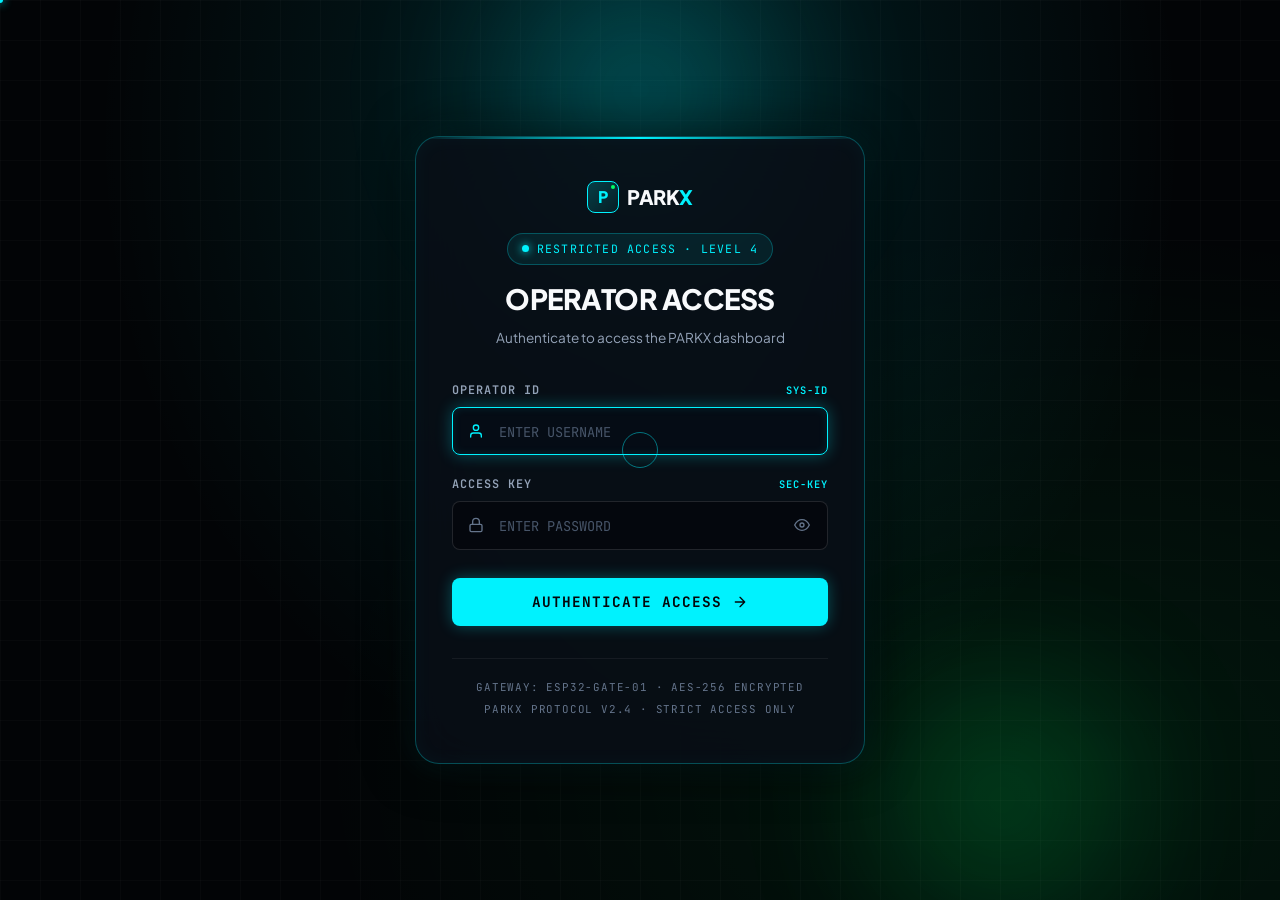
<file: dashboard.html>
<!DOCTYPE html>
<html lang="en">
<head>
    <meta charset="UTF-8">
    <meta name="viewport" content="width=device-width, initial-scale=1.0">
    <title>PARKX — Live Telemetry & Control Dashboard</title>
    <link rel="stylesheet" href="styles.css">
    <link rel="preconnect" href="https://fonts.googleapis.com">
    <link rel="preconnect" href="https://fonts.gstatic.com" crossorigin>
    <link href="https://fonts.googleapis.com/css2?family=Plus+Jakarta+Sans:wght@300;400;500;600;700;800&family=JetBrains+Mono:wght@400;500;700&display=swap" rel="stylesheet">
    
    <!-- Mandatory Authentication Guard (Instant Pre-Render Protection) -->
    <style id="parkxAuthShield">html { display: none !important; }</style>
    <script src="auth.js"></script>
    <script>
        (function() {
            var isAuth = (typeof ParkXAuth !== 'undefined' && ParkXAuth.isAuthenticated()) ||
                sessionStorage.getItem('parkx_auth_session') === 'PARKX_AUTHENTICATED_SECURE_TOKEN_2026' ||
                localStorage.getItem('parkx_auth_session') === 'PARKX_AUTHENTICATED_SECURE_TOKEN_2026';
            if (isAuth) {
                var shield = document.getElementById('parkxAuthShield');
                if (shield) shield.remove();
            } else {
                window.location.replace('login.html');
            }
        })();
        window.addEventListener('pageshow', function(e) {
            var isAuth = (typeof ParkXAuth !== 'undefined' && ParkXAuth.isAuthenticated()) ||
                sessionStorage.getItem('parkx_auth_session') === 'PARKX_AUTHENTICATED_SECURE_TOKEN_2026' ||
                localStorage.getItem('parkx_auth_session') === 'PARKX_AUTHENTICATED_SECURE_TOKEN_2026';
            if (!isAuth) {
                document.documentElement.style.display = 'none';
                window.location.replace('login.html');
            }
        });
    </script>
</head>
<body class="dark-theme">

    <!-- Custom Futuristic Cursor (Desktop Only) -->
    <div id="customCursor" class="custom-cursor">
        <div id="cursorDot" class="cursor-dot"></div>
        <div id="cursorRing" class="cursor-ring">
            <span id="cursorViewTag" class="cursor-view-tag">VIEW</span>
        </div>
    </div>

    <!-- Navigation Bar -->
    <header class="navbar" id="navbar">
        <div class="nav-container">
            <a href="index.html" class="nav-logo" data-cursor="hover">
                <div class="logo-icon">
                    <span class="logo-p">P</span>
                    <span class="logo-dot"></span>
                </div>
                <span class="logo-text">PARK<span class="highlight-cyan">X</span></span>
            </a>

            <nav class="nav-links">
                <a href="index.html#live-parking" class="nav-item active" data-cursor="hover">Live Dashboard</a>
                <a href="index.html#hero" class="nav-item" data-cursor="hover">3D Simulation</a>
                <a href="index.html#how-it-works" class="nav-item" data-cursor="hover">Workflow</a>
                <a href="index.html#hardware" class="nav-item" data-cursor="hover">Hardware</a>
            </nav>

            <div class="nav-actions">
                <div class="user-session-badge" title="Authenticated Operator">
                    <span class="pulse-green-dot"></span>
                    <span class="user-session-name">PARKX</span>
                </div>
                <a href="index.html" class="btn btn-sm btn-primary glow-cyan-btn" data-cursor="magnet">FULL ECOSYSTEM</a>
                <button id="logoutBtn" class="logout-btn" data-cursor="hover" title="Logout & Terminate Session">
                    <svg width="14" height="14" viewBox="0 0 24 24" fill="none" stroke="currentColor" stroke-width="2" stroke-linecap="round" stroke-linejoin="round">
                        <path d="M9 21H5a2 2 0 0 1-2-2V5a2 2 0 0 1 2-2h4"></path>
                        <polyline points="16 17 21 12 16 7"></polyline>
                        <line x1="21" y1="12" x2="9" y2="12"></line>
                    </svg>
                    <span>LOGOUT</span>
                </button>
            </div>
        </div>
    </header>

    <!-- Main Dashboard View -->
    <main style="padding-top: 100px; min-height: 85vh;">
        <section class="section">
            <div class="container">
                <div class="section-header text-center">
                    <div class="pill-badge-cyan mb-2">
                        <span class="pulse-cyan-dot"></span>
                        RESTRICTED OPERATOR CONSOLE
                    </div>
                    <h1 class="section-title">PARKX / LIVE DASHBOARD</h1>
                    <p class="section-description">Real-time telemetry, slot allocation, and hardware state monitoring.</p>
                </div>

                <div class="dashboard-grid max-w-4xl">
                    <!-- Live Stats Strip -->
                    <div class="telemetry-bar glass-card">
                        <div class="stat-pill">
                            <span class="stat-label">AVAILABLE SLOTS</span>
                            <span class="stat-value text-cyan" id="dashAvailableCount">2 / 3</span>
                        </div>
                        <div class="stat-pill">
                            <span class="stat-label">ESP32 CONTROLLER</span>
                            <span class="stat-value text-green">● ONLINE</span>
                        </div>
                        <div class="stat-pill">
                            <span class="stat-label">RFID SCANNER</span>
                            <span class="stat-value text-green">● READY</span>
                        </div>
                        <div class="stat-pill">
                            <span class="stat-label">SERVO BARRIER</span>
                            <span class="stat-value text-green">● READY</span>
                        </div>
                    </div>

                    <!-- 3 Slots Interactive Grid -->
                    <div class="slots-dashboard-grid">
                        <!-- Slot P01 -->
                        <div class="slot-live-card glass-card available" id="dashSlotP01" data-cursor="hover">
                            <div class="slot-card-header">
                                <span class="slot-number">P01</span>
                                <span class="badge badge-success status-tag">AVAILABLE</span>
                            </div>
                            <div class="slot-sensor-info">
                                <span class="sensor-title">IR SENSOR</span>
                                <span class="sensor-state text-green">CLEAR</span>
                            </div>
                            <div class="slot-booking-info">
                                <span>BOOKING: <strong class="text-cyan">OPEN</strong></span>
                            </div>
                            <button class="btn btn-sm btn-primary glow-cyan-btn dash-book-btn" data-slot="P01" data-cursor="magnet">BOOK P01</button>
                        </div>

                        <!-- Slot P02 -->
                        <div class="slot-live-card glass-card occupied" id="dashSlotP02">
                            <div class="slot-card-header">
                                <span class="slot-number">P02</span>
                                <span class="badge badge-danger status-tag">OCCUPIED</span>
                            </div>
                            <div class="slot-sensor-info">
                                <span class="sensor-title">IR SENSOR</span>
                                <span class="sensor-state text-danger">VEHICLE PRESENT</span>
                            </div>
                            <div class="slot-booking-info">
                                <span>BOOKING: <strong class="text-muted">LOCKED</strong></span>
                            </div>
                            <button class="btn btn-sm btn-glass text-muted dash-book-btn" disabled>OCCUPIED</button>
                        </div>

                        <!-- Slot P03 -->
                        <div class="slot-live-card glass-card available" id="dashSlotP03" data-cursor="hover">
                            <div class="slot-card-header">
                                <span class="slot-number">P03</span>
                                <span class="badge badge-success status-tag">AVAILABLE</span>
                            </div>
                            <div class="slot-sensor-info">
                                <span class="sensor-title">IR SENSOR</span>
                                <span class="sensor-state text-green">CLEAR</span>
                            </div>
                            <div class="slot-booking-info">
                                <span>BOOKING: <strong class="text-cyan">OPEN</strong></span>
                            </div>
                            <button class="btn btn-sm btn-primary glow-cyan-btn dash-book-btn" data-slot="P03" data-cursor="magnet">BOOK P03</button>
                        </div>
                    </div>

                    <!-- System Telemetry Event Log -->
                    <div class="glass-card mt-4" style="padding: 1.5rem; text-align: left;">
                        <div style="display: flex; justify-content: space-between; align-items: center; margin-bottom: 1rem; border-bottom: 1px solid rgba(255,255,255,0.06); padding-bottom: 0.75rem;">
                            <span style="font-family: var(--font-mono); font-size: 0.85rem; font-weight: 700; color: var(--accent-cyan);">REAL-TIME SYSTEM AUDIT LOG</span>
                            <span style="font-family: var(--font-mono); font-size: 0.75rem; color: var(--accent-electric-green);">● TELEMETRY STREAMING</span>
                        </div>
                        <div style="font-family: var(--font-mono); font-size: 0.8rem; line-height: 1.8; color: var(--text-muted);">
                            <div>[SYSTEM] Mandatory authentication initialized — Operator: <strong class="text-cyan">PARKX</strong></div>
                            <div>[SYSTEM] Security clearance: Level 4 · Encryption: AES-256</div>
                            <div>[ESP32] Node gate-01 handshake confirmed (Ping: 12ms)</div>
                            <div>[IR-SENSORS] P01: Clear | P02: Blocked (Vehicle Detected) | P03: Clear</div>
                            <div>[RFID] Reader RC522 status: Ready for tag scans</div>
                        </div>
                    </div>
                </div>
            </div>
        </section>
    </main>

    <!-- Footer -->
    <footer class="footer" style="padding: 2rem 0; border-top: 1px solid rgba(255,255,255,0.05); text-align: center;">
        <div class="container">
            <p class="text-xs text-muted font-mono">PARKX © 2026 · Smart Parking Ecosystem · Confidential Operator Terminal</p>
        </div>
    </footer>

    <!-- Dashboard Scripts -->
    <script>
        document.addEventListener('DOMContentLoaded', () => {
            // Cursor
            const cursorDot = document.getElementById('cursorDot');
            const cursorRing = document.getElementById('cursorRing');
            let mouseX = window.innerWidth / 2;
            let mouseY = window.innerHeight / 2;
            let ringX = mouseX;
            let ringY = mouseY;

            window.addEventListener('mousemove', (e) => {
                mouseX = e.clientX;
                mouseY = e.clientY;
                if (cursorDot) {
                    cursorDot.style.left = `${mouseX}px`;
                    cursorDot.style.top = `${mouseY}px`;
                }
            });

            function animateCursor() {
                ringX += (mouseX - ringX) * 0.18;
                ringY += (mouseY - ringY) * 0.18;
                if (cursorRing) {
                    cursorRing.style.left = `${ringX}px`;
                    cursorRing.style.top = `${ringY}px`;
                }
                requestAnimationFrame(animateCursor);
            }
            requestAnimationFrame(animateCursor);

            document.querySelectorAll('a, button, [data-cursor="hover"]').forEach(el => {
                el.addEventListener('mouseenter', () => document.body.classList.add('cursor-hover'));
                el.addEventListener('mouseleave', () => document.body.classList.remove('cursor-hover'));
            });

            // Logout Handler
            const logoutBtn = document.getElementById('logoutBtn');
            if (logoutBtn) {
                logoutBtn.addEventListener('click', (e) => {
                    e.preventDefault();
                    if (typeof ParkXAuth !== 'undefined') {
                        ParkXAuth.logout();
                    } else {
                        sessionStorage.clear();
                        localStorage.clear();
                        window.location.replace('login.html');
                    }
                });
            }

            // Booking click handler
            document.querySelectorAll('.dash-book-btn').forEach(btn => {
                btn.addEventListener('click', () => {
                    const slot = btn.getAttribute('data-slot');
                    window.location.href = `index.html#live-parking`;
                });
            });
        });
    </script>
</body>
</html>
</file>
<file: styles.css>
/* ==========================================================================
   PARKX — Smart Parking. Simple Access.
   Futuristic 3D Product-Launch Stylesheet
   ========================================================================== */

:root {
    --bg-dark: #05080a;
    --bg-darker: #020406;
    --bg-card: rgba(8, 14, 20, 0.72);
    --bg-card-hover: rgba(12, 22, 32, 0.85);
    --border-color: rgba(0, 242, 254, 0.16);
    --border-color-hover: rgba(0, 242, 254, 0.45);
    --accent-cyan: #00f2fe;
    --accent-cyan-dim: rgba(0, 242, 254, 0.15);
    --glow-cyan: rgba(0, 242, 254, 0.35);
    --accent-electric-green: #00ff66;
    --glow-green: rgba(0, 255, 102, 0.35);
    --accent-danger: #ef4444;
    --accent-amber: #f59e0b;
    --text-main: #f8fafc;
    --text-muted: #94a3b8;
    --text-dim: #64748b;
    --font-sans: 'Plus Jakarta Sans', -apple-system, BlinkMacSystemFont, sans-serif;
    --font-mono: 'JetBrains Mono', monospace;
    --radius-sm: 8px;
    --radius-md: 14px;
    --radius-lg: 24px;
    --radius-full: 9999px;
    --transition-smooth: all 0.3s cubic-bezier(0.16, 1, 0.3, 1);
}

/* Base Reset */
*, *::before, *::after {
    box-sizing: border-box;
    margin: 0;
    padding: 0;
}

html {
    scroll-behavior: smooth;
    font-size: 16px;
    background-color: var(--bg-dark);
    color: var(--text-main);
    font-family: var(--font-sans);
    -webkit-font-smoothing: antialiased;
}

body {
    background-color: var(--bg-dark);
    color: var(--text-main);
    overflow-x: hidden;
    line-height: 1.6;
}

/* Custom Desktop Cursor */
.custom-cursor {
    pointer-events: none;
    position: fixed;
    top: 0;
    left: 0;
    z-index: 99999;
    mix-blend-mode: normal;
}

.cursor-dot {
    position: fixed;
    width: 6px;
    height: 6px;
    background: var(--accent-cyan);
    border-radius: 50%;
    transform: translate(-50%, -50%);
    pointer-events: none;
    box-shadow: 0 0 10px var(--accent-cyan);
    transition: width 0.2s ease, height 0.2s ease, background 0.2s ease;
}

.cursor-ring {
    position: fixed;
    width: 36px;
    height: 36px;
    border: 1.5px solid rgba(0, 242, 254, 0.45);
    border-radius: 50%;
    transform: translate(-50%, -50%);
    pointer-events: none;
    transition: width 0.25s ease, height 0.25s ease, border-color 0.25s ease, background 0.25s ease;
    display: flex;
    align-items: center;
    justify-content: center;
}

.cursor-view-tag {
    font-family: var(--font-mono);
    font-size: 8px;
    font-weight: 800;
    letter-spacing: 1px;
    color: var(--accent-cyan);
    opacity: 0;
    transform: scale(0.6);
    transition: opacity 0.2s ease, transform 0.2s ease;
}

body.cursor-hover .cursor-ring {
    width: 50px;
    height: 50px;
    border-color: var(--accent-cyan);
    background: rgba(0, 242, 254, 0.08);
}

body.cursor-3d .cursor-ring {
    width: 60px;
    height: 60px;
    border-color: var(--accent-electric-green);
    background: rgba(0, 255, 102, 0.08);
}

body.cursor-3d .cursor-view-tag {
    opacity: 1;
    transform: scale(1);
    color: var(--accent-electric-green);
}

@media (hover: none) or (pointer: coarse) {
    .custom-cursor { display: none !important; }
}

/* Container & Grids */
.container {
    width: 100%;
    max-width: 1240px;
    margin: 0 auto;
    padding: 0 1.5rem;
}

.max-w-2xl { max-width: 680px; margin-left: auto; margin-right: auto; }
.max-w-3xl { max-width: 820px; margin-left: auto; margin-right: auto; }
.max-w-4xl { max-width: 980px; margin-left: auto; margin-right: auto; }

.section {
    padding: 6.5rem 0;
    position: relative;
}

.bg-darker {
    background-color: var(--bg-darker);
    border-top: 1px solid rgba(255, 255, 255, 0.03);
    border-bottom: 1px solid rgba(255, 255, 255, 0.03);
}

.text-center { text-align: center; }
.text-cyan { color: var(--accent-cyan); }
.text-green { color: var(--accent-electric-green); }
.text-danger { color: var(--accent-danger); }
.text-muted { color: var(--text-muted); }
.text-xs { font-size: 0.75rem; }
.text-sm { font-size: 0.875rem; }
.font-mono { font-family: var(--font-mono); }
.font-bold { font-weight: 700; }
.mt-2 { margin-top: 0.5rem; }
.mt-3 { margin-top: 0.75rem; }
.mt-4 { margin-top: 1.25rem; }
.mt-5 { margin-top: 2rem; }
.mb-2 { margin-bottom: 0.5rem; }
.justify-center { justify-content: center; }
.hidden { display: none !important; }

/* Typography & Titles */
.section-subtitle {
    font-family: var(--font-mono);
    font-size: 0.8rem;
    font-weight: 700;
    letter-spacing: 2px;
    color: var(--accent-cyan);
    display: inline-block;
    margin-bottom: 0.75rem;
}

.section-title {
    font-size: clamp(2rem, 4vw, 2.75rem);
    font-weight: 800;
    letter-spacing: -0.03em;
    line-height: 1.15;
    margin-bottom: 1rem;
    color: var(--text-main);
}

.section-description {
    font-size: 1.05rem;
    color: var(--text-muted);
    max-width: 620px;
    margin: 0 auto;
    font-weight: 400;
}

.gradient-cyan {
    background: linear-gradient(135deg, #00f2fe 0%, #4facfe 100%);
    -webkit-background-clip: text;
    -webkit-text-fill-color: transparent;
}

/* Badges & Indicators */
.pill-badge-cyan {
    display: inline-flex;
    align-items: center;
    gap: 0.5rem;
    background: rgba(0, 242, 254, 0.08);
    border: 1px solid rgba(0, 242, 254, 0.3);
    color: var(--accent-cyan);
    font-family: var(--font-mono);
    font-size: 0.75rem;
    font-weight: 600;
    padding: 0.35rem 0.85rem;
    border-radius: var(--radius-full);
    margin-bottom: 1.25rem;
}

.pulse-cyan-dot {
    width: 7px;
    height: 7px;
    border-radius: 50%;
    background: var(--accent-cyan);
    box-shadow: 0 0 8px var(--accent-cyan);
    animation: pulseCyan 2s infinite ease-in-out;
}

@keyframes pulseCyan {
    0%, 100% { transform: scale(1); opacity: 0.8; }
    50% { transform: scale(1.4); opacity: 1; box-shadow: 0 0 14px var(--accent-cyan); }
}

.indicator-dot {
    width: 8px;
    height: 8px;
    border-radius: 50%;
    display: inline-block;
}
.indicator-dot.green {
    background: var(--accent-electric-green);
    box-shadow: 0 0 8px var(--accent-electric-green);
}

.badge {
    display: inline-block;
    font-family: var(--font-mono);
    font-size: 0.75rem;
    font-weight: 700;
    padding: 0.2rem 0.55rem;
    border-radius: 4px;
}
.badge-success { background: rgba(0, 255, 102, 0.15); color: var(--accent-electric-green); border: 1px solid rgba(0, 255, 102, 0.3); }
.badge-danger { background: rgba(239, 68, 68, 0.15); color: var(--accent-danger); border: 1px solid rgba(239, 68, 68, 0.3); }
.badge-demo { background: rgba(245, 158, 11, 0.15); color: var(--accent-amber); border: 1px solid rgba(245, 158, 11, 0.3); }
.badge-cyan { background: var(--accent-cyan-dim); color: var(--accent-cyan); border: 1px solid rgba(0, 242, 254, 0.3); }

/* Buttons */
.btn {
    display: inline-flex;
    align-items: center;
    justify-content: center;
    gap: 0.5rem;
    font-family: var(--font-sans);
    font-size: 0.875rem;
    font-weight: 600;
    padding: 0.65rem 1.4rem;
    border-radius: var(--radius-sm);
    border: none;
    cursor: pointer;
    text-decoration: none;
    transition: var(--transition-smooth);
}

.btn-sm { padding: 0.45rem 1rem; font-size: 0.8rem; }
.btn-lg { padding: 0.85rem 1.75rem; font-size: 0.95rem; }
.btn-block { width: 100%; }

.btn-primary {
    background: var(--accent-cyan);
    color: #04070a;
}
.btn-primary:hover {
    background: #4facfe;
    box-shadow: 0 0 25px rgba(0, 242, 254, 0.5);
    transform: translateY(-2px);
}

.glow-cyan-btn {
    box-shadow: 0 0 15px rgba(0, 242, 254, 0.3);
}

.btn-glass {
    background: rgba(255, 255, 255, 0.04);
    color: var(--text-main);
    border: 1px solid var(--border-color);
    backdrop-filter: blur(10px);
}
.btn-glass:hover {
    background: rgba(255, 255, 255, 0.08);
    border-color: var(--accent-cyan);
    color: var(--accent-cyan);
}

.btn-outline {
    background: transparent;
    border: 1px solid var(--border-color);
    color: var(--text-muted);
}
.btn-outline:hover {
    border-color: var(--accent-cyan);
    color: var(--text-main);
}

/* Glass Cards */
.glass-card {
    background: var(--bg-card);
    border: 1px solid var(--border-color);
    border-radius: var(--radius-md);
    padding: 1.75rem;
    backdrop-filter: blur(14px);
    transition: var(--transition-smooth);
}
.glass-card:hover {
    background: var(--bg-card-hover);
    border-color: var(--border-color-hover);
}

/* Startup Animation Loader */
.startup-loader {
    position: fixed;
    top: 0;
    left: 0;
    width: 100vw;
    height: 100vh;
    background: #020406;
    z-index: 99998;
    display: flex;
    align-items: center;
    justify-content: center;
    flex-direction: column;
    transition: opacity 0.5s ease;
}

.loader-parking-line { width: 180px; height: 75px; }
.draw-path {
    stroke-dasharray: 400;
    stroke-dashoffset: 400;
    animation: drawPathAnim 1.6s cubic-bezier(0.16, 1, 0.3, 1) forwards;
}
.draw-dot {
    opacity: 0;
    animation: fadeInDot 0.3s ease 1.2s forwards;
}

@keyframes drawPathAnim { to { stroke-dashoffset: 0; } }
@keyframes fadeInDot { to { opacity: 1; } }

.loader-title {
    font-size: 2.25rem;
    font-weight: 800;
    margin-top: 1.25rem;
    letter-spacing: -0.02em;
}
.loader-tagline {
    font-family: var(--font-mono);
    font-size: 0.85rem;
    color: var(--accent-cyan);
    margin-top: 0.25rem;
}
.skip-loader-btn {
    position: absolute;
    bottom: 35px;
    right: 35px;
    background: none;
    border: 1px solid rgba(255, 255, 255, 0.15);
    color: var(--text-muted);
    font-family: var(--font-mono);
    font-size: 0.75rem;
    padding: 0.4rem 0.85rem;
    border-radius: var(--radius-full);
    cursor: pointer;
    transition: var(--transition-smooth);
}
.skip-loader-btn:hover { color: var(--accent-cyan); border-color: var(--accent-cyan); }

/* Navigation Bar */
.navbar {
    position: fixed;
    top: 0;
    left: 0;
    width: 100%;
    z-index: 1000;
    padding: 1rem 0;
    background: rgba(5, 8, 10, 0.75);
    backdrop-filter: blur(20px);
    border-bottom: 1px solid rgba(255, 255, 255, 0.05);
    transition: var(--transition-smooth);
}
.navbar.scrolled {
    padding: 0.75rem 0;
    background: rgba(2, 4, 6, 0.92);
    border-bottom-color: var(--border-color);
}

.nav-container {
    max-width: 1240px;
    margin: 0 auto;
    padding: 0 1.5rem;
    display: flex;
    align-items: center;
    justify-content: space-between;
}

.nav-logo {
    display: flex;
    align-items: center;
    gap: 0.65rem;
    text-decoration: none;
    color: var(--text-main);
}
.logo-icon {
    width: 32px;
    height: 32px;
    background: linear-gradient(135deg, rgba(0, 242, 254, 0.2), rgba(0, 242, 254, 0.05));
    border: 1px solid var(--accent-cyan);
    border-radius: 8px;
    display: flex;
    align-items: center;
    justify-content: center;
    position: relative;
}
.logo-p {
    font-weight: 800;
    font-size: 1rem;
    color: var(--accent-cyan);
}
.logo-dot {
    position: absolute;
    top: 3px;
    right: 3px;
    width: 4px;
    height: 4px;
    border-radius: 50%;
    background: var(--accent-electric-green);
}
.logo-text {
    font-size: 1.25rem;
    font-weight: 800;
    letter-spacing: -0.02em;
}
.highlight-cyan { color: var(--accent-cyan); }

.nav-links {
    display: flex;
    gap: 2rem;
    align-items: center;
}
.nav-item {
    text-decoration: none;
    color: var(--text-muted);
    font-size: 0.875rem;
    font-weight: 500;
    transition: var(--transition-smooth);
}
.nav-item:hover { color: var(--accent-cyan); }

.mobile-toggle {
    display: none;
    background: none;
    border: none;
    cursor: pointer;
    flex-direction: column;
    gap: 5px;
}
.mobile-toggle span {
    width: 22px;
    height: 2px;
    background: var(--text-main);
    transition: var(--transition-smooth);
}

/* HERO SECTION */
.hero-section {
    min-height: 100vh;
    padding-top: 8rem;
    padding-bottom: 5rem;
    display: flex;
    align-items: center;
    position: relative;
    overflow: hidden;
}

.hero-container {
    display: grid;
    grid-template-columns: 1.05fr 1fr;
    gap: 3rem;
    align-items: center;
}

.hero-title {
    font-size: clamp(2.75rem, 5.5vw, 4.5rem);
    font-weight: 900;
    line-height: 1.05;
    letter-spacing: -0.04em;
    margin-bottom: 1rem;
}

.hero-tagline {
    font-family: var(--font-mono);
    font-size: 1.1rem;
    color: var(--accent-cyan);
    margin-bottom: 1.25rem;
}

.hero-description {
    font-size: 1.1rem;
    color: var(--text-muted);
    line-height: 1.7;
    margin-bottom: 2rem;
    max-width: 520px;
}

.hero-buttons {
    display: flex;
    gap: 1rem;
    align-items: center;
    flex-wrap: wrap;
}

/* 3D Canvas Viewport in Hero */
.hero-visual {
    width: 100%;
    position: relative;
}

.canvas-3d-wrapper {
    position: relative;
    width: 100%;
    height: 480px;
    background: radial-gradient(circle at center, rgba(0, 242, 254, 0.06) 0%, rgba(5, 8, 10, 0.95) 75%);
    border: 1px solid var(--border-color);
    border-radius: var(--radius-lg);
    box-shadow: 0 0 50px rgba(0, 242, 254, 0.15);
    overflow: hidden;
}

.threejs-canvas-container {
    width: 100%;
    height: 100%;
    cursor: grab;
}
.threejs-canvas-container:active { cursor: grabbing; }

.canvas-hud {
    position: absolute;
    top: 15px;
    left: 15px;
    display: flex;
    flex-direction: column;
    gap: 6px;
    pointer-events: none;
}

.hud-chip {
    background: rgba(4, 8, 12, 0.85);
    border: 1px solid var(--border-color);
    border-radius: var(--radius-sm);
    padding: 0.3rem 0.65rem;
    font-family: var(--font-mono);
    font-size: 0.7rem;
    color: var(--text-muted);
    backdrop-filter: blur(8px);
    display: inline-flex;
    align-items: center;
    gap: 0.4rem;
}

.slot-hover-hud {
    position: absolute;
    bottom: 20px;
    right: 20px;
    background: rgba(4, 8, 12, 0.92);
    border: 1px solid var(--accent-cyan);
    border-radius: var(--radius-sm);
    padding: 0.75rem 1.15rem;
    font-family: var(--font-mono);
    box-shadow: 0 0 25px rgba(0, 242, 254, 0.3);
    pointer-events: none;
    transition: opacity 0.2s ease, transform 0.2s ease;
}

.hud-slot-id {
    font-size: 1.25rem;
    font-weight: 800;
    color: var(--accent-cyan);
    display: block;
}

.hud-slot-status {
    font-size: 0.85rem;
    font-weight: 700;
    margin: 0.25rem 0;
}

.hud-slot-detail {
    font-size: 0.75rem;
    color: var(--text-dim);
}

/* LIVE PARKING DASHBOARD */
.telemetry-bar {
    display: flex;
    justify-content: space-around;
    align-items: center;
    flex-wrap: wrap;
    gap: 1.5rem;
    margin-bottom: 2rem;
    padding: 1.25rem 2rem;
    border-radius: var(--radius-md);
}

.stat-pill {
    display: flex;
    flex-direction: column;
    align-items: center;
    gap: 0.25rem;
}
.stat-label {
    font-family: var(--font-mono);
    font-size: 0.7rem;
    color: var(--text-dim);
    letter-spacing: 1px;
}
.stat-value {
    font-family: var(--font-mono);
    font-size: 1.25rem;
    font-weight: 800;
}

.slots-dashboard-grid {
    display: grid;
    grid-template-columns: repeat(3, 1fr);
    gap: 1.5rem;
}

.slot-live-card {
    display: flex;
    flex-direction: column;
    gap: 1rem;
    border-radius: var(--radius-md);
    transition: var(--transition-smooth);
}
.slot-live-card.available { border-color: rgba(0, 255, 102, 0.3); }
.slot-live-card.occupied { border-color: rgba(239, 68, 68, 0.3); opacity: 0.85; }

.slot-card-header {
    display: flex;
    justify-content: space-between;
    align-items: center;
}
.slot-number {
    font-family: var(--font-mono);
    font-size: 1.6rem;
    font-weight: 800;
}

.slot-sensor-info {
    background: rgba(2, 4, 6, 0.7);
    padding: 0.65rem 0.85rem;
    border-radius: var(--radius-sm);
    border: 1px solid rgba(255, 255, 255, 0.05);
    display: flex;
    justify-content: space-between;
    font-family: var(--font-mono);
    font-size: 0.8rem;
}

.slot-booking-info {
    font-family: var(--font-mono);
    font-size: 0.8rem;
}

/* WHAT IS PARKX (REVEAL SECTION) */
.text-reveal-section {
    padding: 8rem 0;
}
.section-label {
    font-family: var(--font-mono);
    font-size: 0.85rem;
    letter-spacing: 3px;
    color: var(--accent-cyan);
    margin-bottom: 1rem;
    display: block;
}
.massive-statement {
    font-size: clamp(2.5rem, 6vw, 4.75rem);
    font-weight: 900;
    letter-spacing: -0.04em;
    line-height: 1.1;
    margin-bottom: 2rem;
}
.reveal-words-chain {
    display: flex;
    justify-content: center;
    align-items: center;
    gap: 1.25rem;
    flex-wrap: wrap;
    margin-bottom: 2rem;
}
.reveal-word {
    font-family: var(--font-mono);
    font-size: clamp(1.1rem, 2.5vw, 1.8rem);
    font-weight: 800;
    color: var(--accent-cyan);
    letter-spacing: 2px;
    text-shadow: 0 0 15px rgba(0, 242, 254, 0.4);
}
.chain-dot {
    color: var(--text-dim);
    font-size: 1.5rem;
}
.reveal-description {
    font-size: 1.15rem;
    color: var(--text-muted);
    line-height: 1.8;
}

/* PLAYFUL PARKING ANIMATION ARENA */
.simulation-stage {
    padding: 2.25rem;
}
.sim-header {
    display: flex;
    justify-content: space-between;
    align-items: center;
    margin-bottom: 1.5rem;
    flex-wrap: wrap;
    gap: 0.75rem;
}
.sim-status-box {
    display: flex;
    align-items: center;
    gap: 0.75rem;
    font-family: var(--font-mono);
}

.sim-step-text {
    font-size: 1.05rem;
    font-weight: 800;
    color: #ffffff;
    letter-spacing: 0.8px;
    text-shadow: 0 0 12px rgba(0, 242, 254, 0.45);
    transition: all 0.3s ease;
}

.sim-step-text.success {
    color: #00ff66;
    text-shadow: 0 0 14px rgba(0, 255, 102, 0.6);
}

/* SIMULATION STEP INDICATOR STRIP */
.sim-steps-strip {
    display: grid;
    grid-template-columns: repeat(6, 1fr);
    gap: 0.5rem;
    margin-bottom: 1.25rem;
}

.sim-step-pill {
    display: flex;
    align-items: center;
    gap: 0.45rem;
    padding: 0.45rem 0.65rem;
    background: rgba(10, 18, 28, 0.65);
    border: 1px solid rgba(255, 255, 255, 0.08);
    border-radius: var(--radius-sm);
    font-family: var(--font-mono);
    font-size: 0.7rem;
    color: var(--text-muted);
    transition: all 0.3s ease;
    user-select: none;
}

.sim-step-pill .step-num {
    font-weight: 800;
    opacity: 0.6;
    font-size: 0.65rem;
}

.sim-step-pill .step-label {
    font-weight: 600;
    letter-spacing: 0.3px;
    white-space: nowrap;
    overflow: hidden;
    text-overflow: ellipsis;
}

/* Active Step: Prominently highlighted */
.sim-step-pill.active {
    background: rgba(0, 242, 254, 0.12);
    border-color: var(--accent-cyan);
    color: #ffffff;
    box-shadow: 0 0 14px rgba(0, 242, 254, 0.35);
    transform: translateY(-1px);
}

.sim-step-pill.active .step-num {
    color: var(--accent-cyan);
    opacity: 1;
}

/* Step 6 Active: Emerald green success highlight */
#simStep6.active {
    background: rgba(0, 255, 102, 0.12);
    border-color: #00ff66;
    color: #ffffff;
    box-shadow: 0 0 16px rgba(0, 255, 102, 0.4);
}

#simStep6.active .step-num {
    color: #00ff66;
}

/* Completed Step: Slightly dimmer / completed indicator */
.sim-step-pill.completed {
    background: rgba(0, 242, 254, 0.03);
    border-color: rgba(0, 242, 254, 0.2);
    color: rgba(0, 242, 254, 0.65);
    opacity: 0.75;
}

.sim-step-pill.completed .step-num {
    color: var(--accent-cyan);
}

/* Upcoming Step: Dim / inactive */
.sim-step-pill.upcoming {
    opacity: 0.35;
}

/* Bay SVG states */
.sim-bay-svg.assigned path:first-child {
    stroke: #00f2fe;
    stroke-width: 2.5;
    fill: rgba(0, 242, 254, 0.08);
    filter: url(#glowCyan);
}

.sim-bay-svg.occupied path:first-child {
    stroke: #ef4444;
    stroke-width: 2.2;
    fill: rgba(239, 68, 68, 0.06);
}

.sim-action-pill {
    display: inline-flex;
    align-items: center;
    gap: 0.5rem;
    padding: 0.35rem 0.85rem;
    background: rgba(0, 242, 254, 0.08);
    border: 1px solid rgba(0, 242, 254, 0.3);
    border-radius: var(--radius-full);
    font-family: var(--font-mono);
    font-size: 0.75rem;
    font-weight: 700;
    color: var(--accent-cyan);
    letter-spacing: 0.8px;
    text-transform: uppercase;
    box-shadow: 0 0 12px rgba(0, 242, 254, 0.15);
    transition: all 0.3s ease;
}

.action-pill-dot {
    width: 6px;
    height: 6px;
    border-radius: 50%;
    background: var(--accent-cyan);
    box-shadow: 0 0 8px var(--accent-cyan);
    display: inline-block;
    animation: pulseCyan 1.5s infinite;
}

.sim-arena {
    position: relative;
    width: 100%;
    aspect-ratio: 960 / 420;
    max-height: 440px;
    background: #06090e;
    border: 1px solid rgba(0, 242, 254, 0.25);
    border-radius: var(--radius-md);
    overflow: hidden;
    margin-bottom: 1.25rem;
    box-shadow: inset 0 0 40px rgba(0, 0, 0, 0.8), 0 0 25px rgba(0, 242, 254, 0.1);
}

.sim-arena-svg {
    width: 100%;
    height: 100%;
    display: block;
    user-select: none;
}

.sim-cam-dot {
    animation: camDotBlink 1.2s ease-in-out infinite;
}

@keyframes camDotBlink {
    0%, 100% { opacity: 1; }
    50% { opacity: 0.2; }
}

#simRfidWave.pulse {
    opacity: 1;
    animation: rfidWaveExpand 0.75s ease-out infinite;
}

@keyframes rfidWaveExpand {
    0% { r: 8px; opacity: 1; }
    100% { r: 38px; opacity: 0; }
}

#simNavPath.active {
    opacity: 0.85;
    animation: navPathFlow 1s linear infinite;
}

@keyframes navPathFlow {
    from { stroke-dashoffset: 24; }
    to { stroke-dashoffset: 0; }
}

.sim-log-strip {
    background: rgba(2, 4, 6, 0.85);
    border: 1px solid var(--border-color);
    border-radius: var(--radius-sm);
    padding: 0.75rem 1.25rem;
    font-size: 0.82rem;
    color: var(--accent-cyan);
    display: flex;
    align-items: center;
    box-shadow: inset 0 0 15px rgba(0, 0, 0, 0.5);
}

/* HOW IT WORKS (HORIZONTAL STEPS) */
.horizontal-steps-container {
    display: grid;
    grid-template-columns: repeat(auto-fit, minmax(280px, 1fr));
    gap: 1.5rem;
    margin-top: 3rem;
}

.step-card {
    position: relative;
    padding: 2rem 1.5rem;
    display: flex;
    flex-direction: column;
    gap: 0.75rem;
}
.step-index {
    font-family: var(--font-mono);
    font-size: 2rem;
    font-weight: 900;
    color: var(--accent-cyan);
    opacity: 0.85;
}
.step-heading {
    font-size: 1.25rem;
    font-weight: 700;
}
.step-body {
    font-size: 0.875rem;
    color: var(--text-muted);
    line-height: 1.6;
}

/* THE PARKX APP (3D SMARTPHONE MOCKUP) */
.app-showcase-grid {
    display: grid;
    grid-template-columns: 1fr 1fr;
    gap: 4rem;
    align-items: center;
    margin-top: 3.5rem;
}

.phone-tabs-column {
    display: flex;
    flex-direction: column;
    gap: 0.75rem;
}

.phone-tab-btn {
    display: flex;
    align-items: center;
    gap: 1.25rem;
    background: rgba(8, 14, 20, 0.6);
    border: 1px solid var(--border-color);
    border-radius: var(--radius-sm);
    padding: 1rem 1.25rem;
    cursor: pointer;
    text-align: left;
    color: var(--text-main);
    transition: var(--transition-smooth);
}
.phone-tab-btn:hover, .phone-tab-btn.active {
    background: rgba(0, 242, 254, 0.08);
    border-color: var(--accent-cyan);
    box-shadow: 0 0 20px rgba(0, 242, 254, 0.15);
}

.tab-index {
    font-family: var(--font-mono);
    font-size: 1.15rem;
    font-weight: 800;
    color: var(--accent-cyan);
}
.tab-text strong { display: block; font-size: 0.95rem; }
.tab-text small { color: var(--text-dim); font-size: 0.75rem; }

.phone-mockup-column {
    display: flex;
    justify-content: center;
    perspective: 1200px;
}

.phone-chassis {
    width: 320px;
    height: 600px;
    background: #020406;
    border: 8px solid #16202c;
    border-radius: 44px;
    box-shadow: 0 25px 60px rgba(0, 242, 254, 0.2), 0 0 0 1px rgba(0, 242, 254, 0.25);
    position: relative;
    overflow: hidden;
    transform: rotateY(-6deg) rotateX(4deg);
    transition: transform 0.4s ease;
}
.phone-chassis:hover {
    transform: rotateY(0deg) rotateX(0deg);
}

.phone-notch {
    position: absolute;
    top: 10px;
    left: 50%;
    transform: translateX(-50%);
    width: 90px;
    height: 18px;
    background: #16202c;
    border-radius: 12px;
    z-index: 10;
}

.phone-screen-glass {
    width: 100%;
    height: 100%;
    padding: 2.5rem 1.25rem 1.5rem;
    display: flex;
    flex-direction: column;
}

.app-screen-view {
    display: flex;
    flex-direction: column;
    gap: 1.25rem;
    height: 100%;
    animation: fadeInScreen 0.3s ease;
}

@keyframes fadeInScreen {
    from { opacity: 0; transform: translateY(8px); }
    to { opacity: 1; transform: translateY(0); }
}

.app-nav-header {
    display: flex;
    justify-content: space-between;
    align-items: center;
}
.app-logo-text { font-size: 1.1rem; font-weight: 800; }
.app-screen-title { font-size: 0.9rem; font-weight: 700; color: var(--accent-cyan); }

.app-metric-card {
    background: rgba(0, 242, 254, 0.08);
    border: 1px solid var(--border-color);
    padding: 1rem;
    border-radius: var(--radius-sm);
    text-align: center;
}
.app-metric-card span { font-size: 0.7rem; color: var(--text-dim); }
.app-metric-card h2 { font-size: 1.8rem; font-weight: 800; color: var(--accent-cyan); }

.app-slot-listing {
    display: flex;
    flex-direction: column;
    gap: 0.5rem;
}
.app-slot-row {
    display: flex;
    justify-content: space-between;
    padding: 0.6rem 0.75rem;
    background: rgba(255, 255, 255, 0.03);
    border-radius: 6px;
    font-family: var(--font-mono);
    font-size: 0.8rem;
}

.app-action-btn { margin-top: auto; }

.app-duration-options {
    display: grid;
    grid-template-columns: 1fr 1fr;
    gap: 0.5rem;
}
.dur-card {
    background: rgba(255, 255, 255, 0.03);
    border: 1px solid var(--border-color);
    padding: 0.6rem;
    border-radius: 6px;
    text-align: center;
}
.dur-card.selected { border-color: var(--accent-cyan); background: rgba(0, 242, 254, 0.1); }
.dur-card span { display: block; font-size: 0.75rem; color: var(--text-dim); }
.dur-card strong { font-size: 0.95rem; color: var(--accent-cyan); }

.app-receipt-card {
    background: rgba(255, 255, 255, 0.03);
    border: 1px solid var(--border-color);
    border-radius: var(--radius-sm);
    padding: 1.25rem;
}
.success-tick {
    width: 44px;
    height: 44px;
    border-radius: 50%;
    background: rgba(0, 255, 102, 0.15);
    color: var(--accent-electric-green);
    display: flex;
    align-items: center;
    justify-content: center;
    font-size: 1.5rem;
    margin: 0 auto 0.75rem;
}
.receipt-row {
    display: flex;
    justify-content: space-between;
    font-family: var(--font-mono);
    font-size: 0.75rem;
    margin-top: 0.35rem;
}
.app-disclaimer-sub { font-size: 0.65rem; color: var(--text-dim); text-align: center; font-style: italic; }

.live-clock {
    font-size: 2.25rem;
    font-weight: 800;
    color: var(--accent-cyan);
    margin: 0.75rem 0;
}
.active-status-pills {
    display: flex;
    flex-direction: column;
    gap: 0.4rem;
}
.pill-mini {
    font-family: var(--font-mono);
    font-size: 0.7rem;
    padding: 0.25rem 0.5rem;
    border-radius: 4px;
}
.pill-mini.green { background: rgba(0, 255, 102, 0.15); color: var(--accent-electric-green); }

/* PAYMENT SECTION */
.payment-flow-card {
    padding: 3rem 2rem;
}
.pay-pipeline {
    display: flex;
    align-items: center;
    justify-content: space-between;
    flex-wrap: wrap;
    gap: 1rem;
}
.pipeline-node {
    display: flex;
    flex-direction: column;
    align-items: center;
    gap: 0.4rem;
}
.node-icon { font-size: 1.75rem; }
.node-title { font-family: var(--font-mono); font-size: 0.8rem; font-weight: 700; }
.node-val { font-family: var(--font-mono); font-size: 1.1rem; font-weight: 800; }
.pipeline-arrow { color: var(--accent-cyan); font-size: 1.25rem; }

/* HARDWARE SECTION & TESTBENCH */
.hardware-sandbox-strip {
    padding: 1.25rem 1.75rem;
}
.sandbox-title {
    font-family: var(--font-mono);
    font-size: 0.85rem;
    font-weight: 700;
    color: var(--accent-cyan);
    margin-bottom: 0.85rem;
}
.sandbox-buttons {
    display: flex;
    gap: 0.75rem;
    flex-wrap: wrap;
    margin-bottom: 0.85rem;
}
.sandbox-feedback {
    background: #020406;
    border: 1px solid var(--border-color);
    padding: 0.65rem 0.85rem;
    border-radius: var(--radius-sm);
    font-size: 0.8rem;
    color: var(--accent-cyan);
}

.hardware-grid {
    display: grid;
    grid-template-columns: repeat(3, 1fr);
    gap: 1.5rem;
}
.hw-card {
    display: flex;
    flex-direction: column;
    gap: 0.5rem;
}
.hw-icon { font-size: 2rem; }
.hw-badge {
    font-family: var(--font-mono);
    font-size: 0.7rem;
    color: var(--accent-cyan);
    font-weight: 700;
}
.hw-card p {
    font-size: 0.85rem;
    color: var(--text-muted);
}

/* SYSTEM ARCHITECTURE */
.arch-card {
    padding: 2.5rem;
}
.arch-diagram {
    display: flex;
    flex-direction: column;
    align-items: center;
    gap: 1rem;
}
.arch-node {
    background: rgba(8, 14, 20, 0.9);
    border: 1px solid var(--border-color);
    padding: 1rem 1.75rem;
    border-radius: var(--radius-sm);
    text-align: center;
    position: relative;
    width: 240px;
    transition: var(--transition-smooth);
}
.arch-node.highlight { border-color: var(--accent-cyan); box-shadow: 0 0 20px rgba(0, 242, 254, 0.25); }
.arch-node.sub { width: 170px; padding: 0.75rem 1rem; }
.node-tag {
    position: absolute;
    top: -8px;
    right: 12px;
    background: var(--accent-cyan);
    color: #020406;
    font-family: var(--font-mono);
    font-size: 8px;
    font-weight: 800;
    padding: 1px 6px;
    border-radius: 4px;
}
.arch-connector-line {
    width: 2px;
    height: 30px;
    background: rgba(0, 242, 254, 0.3);
    position: relative;
}
.packet-dot {
    position: absolute;
    width: 6px;
    height: 6px;
    background: var(--accent-cyan);
    border-radius: 50%;
    left: -2px;
    animation: travelPacket 1.5s infinite linear;
}
@keyframes travelPacket {
    0% { top: 0; opacity: 1; }
    100% { top: 100%; opacity: 0; }
}

.arch-fork-container {
    display: flex;
    gap: 180px;
}
.arch-split-row {
    display: flex;
    gap: 1.5rem;
}

/* SMART PARKING LOGIC RIBBON */
.logic-ribbon {
    display: flex;
    align-items: center;
    justify-content: center;
    flex-wrap: wrap;
    gap: 0.5rem;
}
.logic-chip {
    background: rgba(8, 14, 20, 0.8);
    border: 1px solid var(--border-color);
    padding: 0.5rem 0.85rem;
    border-radius: 6px;
    font-family: var(--font-mono);
    font-size: 0.75rem;
    font-weight: 700;
}
.logic-chip.active { border-color: var(--accent-cyan); color: var(--accent-cyan); }
.logic-arrow { color: var(--text-dim); }

/* FLOATING TECHNOLOGY CARDS */
.cards-grid {
    display: grid;
    grid-template-columns: repeat(3, 1fr);
    gap: 1.5rem;
}
.tech-float-card {
    transition: transform 0.4s ease, border-color 0.4s ease;
}
.tech-float-card:hover {
    transform: translateY(-6px);
    border-color: var(--accent-cyan);
}
.card-icon {
    font-size: 1.75rem;
    margin-bottom: 0.75rem;
}

/* SAFETY SECTION */
.safety-card {
    padding: 3rem 2rem;
}
.safety-icon-box { font-size: 3rem; margin-bottom: 1rem; }
.safety-note-box {
    margin-top: 1.75rem;
    background: rgba(245, 158, 11, 0.08);
    border: 1px solid rgba(245, 158, 11, 0.35);
    padding: 1.25rem;
    border-radius: var(--radius-sm);
    color: var(--accent-amber);
    font-size: 0.85rem;
}

/* PROJECT SHOWCASE */
.showcase-labels-grid {
    display: flex;
    justify-content: center;
    gap: 1rem;
    flex-wrap: wrap;
}
.showcase-pill {
    background: rgba(0, 242, 254, 0.08);
    border: 1px solid var(--border-color);
    padding: 0.5rem 1rem;
    border-radius: var(--radius-full);
    font-family: var(--font-mono);
    font-size: 0.8rem;
    display: inline-flex;
    align-items: center;
    gap: 0.5rem;
}
.pill-dot { width: 6px; height: 6px; border-radius: 50%; background: var(--accent-cyan); }

/* TEAM SECTION */
.team-cards-row {
    display: flex;
    align-items: center;
    justify-content: center;
    gap: 2rem;
    margin-top: 2.5rem;
}
.team-card {
    flex: 1;
    text-align: center;
    padding: 2.25rem 1.5rem;
}
.avatar-ring {
    width: 60px;
    height: 60px;
    border-radius: 50%;
    background: rgba(0, 242, 254, 0.1);
    border: 2px solid var(--accent-cyan);
    color: var(--accent-cyan);
    font-size: 1.5rem;
    font-weight: 800;
    display: flex;
    align-items: center;
    justify-content: center;
    margin: 0 auto 1rem;
}
.class-tag {
    font-family: var(--font-mono);
    font-size: 0.75rem;
    color: var(--text-dim);
}
.team-connector-line {
    width: 50px;
    height: 2px;
    background: var(--border-color);
    display: flex;
    align-items: center;
    justify-content: center;
}

/* FAQ ACCORDION */
.faq-accordion {
    display: flex;
    flex-direction: column;
    gap: 0.85rem;
    margin-top: 3rem;
}
.faq-item {
    background: var(--bg-card);
    border: 1px solid var(--border-color);
    border-radius: var(--radius-sm);
    overflow: hidden;
    transition: var(--transition-smooth);
}
.faq-question {
    width: 100%;
    padding: 1.25rem 1.5rem;
    background: none;
    border: none;
    color: var(--text-main);
    display: flex;
    justify-content: space-between;
    align-items: center;
    cursor: pointer;
    font-size: 1rem;
    font-weight: 600;
    text-align: left;
}
.faq-icon {
    font-family: var(--font-mono);
    font-size: 1.25rem;
    color: var(--accent-cyan);
    transition: transform 0.3s ease;
}
.faq-item.active .faq-icon {
    transform: rotate(45deg);
}
.faq-answer {
    max-height: 0;
    overflow: hidden;
    transition: max-height 0.3s cubic-bezier(0.16, 1, 0.3, 1), padding 0.3s ease;
    padding: 0 1.5rem;
}
.faq-item.active .faq-answer {
    max-height: 250px;
    padding: 0 1.5rem 1.25rem;
}
.faq-answer p {
    font-size: 0.9rem;
    color: var(--text-muted);
    line-height: 1.6;
}

/* FINAL CTA */
.final-cta-section {
    padding: 9rem 0 7rem;
    position: relative;
}
.massive-cta-title {
    font-size: clamp(2.75rem, 6.5vw, 5rem);
    font-weight: 900;
    letter-spacing: -0.04em;
    line-height: 1.05;
}

/* FOOTER */
.footer {
    background: #020406;
    border-top: 1px solid rgba(255, 255, 255, 0.05);
    padding: 4.5rem 0 2.5rem;
}
.footer-container {
    display: flex;
    flex-direction: column;
    gap: 2.5rem;
}
.footer-brand .logo-text { font-size: 1.5rem; }
.footer-tagline { font-family: var(--font-mono); font-size: 0.85rem; color: var(--accent-cyan); }
.footer-team-credit { margin-top: 0.5rem; font-size: 0.85rem; color: var(--text-muted); }
.footer-links {
    display: flex;
    gap: 2rem;
    flex-wrap: wrap;
}
.footer-links a {
    color: var(--text-muted);
    text-decoration: none;
    font-size: 0.85rem;
    transition: var(--transition-smooth);
}
.footer-links a:hover { color: var(--accent-cyan); }
.footer-copy {
    border-top: 1px solid rgba(255, 255, 255, 0.04);
    padding-top: 1.5rem;
    font-size: 0.8rem;
    color: var(--text-dim);
}

/* DEMO PAYMENT MODAL */
.modal-overlay {
    position: fixed;
    top: 0;
    left: 0;
    width: 100vw;
    height: 100vh;
    background: rgba(2, 4, 6, 0.88);
    backdrop-filter: blur(16px);
    z-index: 2000;
    display: flex;
    align-items: center;
    justify-content: center;
    padding: 1.5rem;
}
.modal-card {
    width: 100%;
    max-width: 440px;
    position: relative;
    border-color: rgba(0, 242, 254, 0.35);
    box-shadow: 0 0 50px rgba(0, 242, 254, 0.25);
}
.modal-close {
    position: absolute;
    top: 1rem;
    right: 1.25rem;
    background: none;
    border: none;
    color: var(--text-muted);
    font-size: 1.5rem;
    cursor: pointer;
}
.modal-close:hover { color: var(--accent-cyan); }

.pay-modal-screen {
    display: flex;
    flex-direction: column;
    gap: 1.25rem;
}
.booking-summary-box {
    background: rgba(4, 8, 12, 0.9);
    border: 1px solid var(--border-color);
    border-radius: var(--radius-sm);
    padding: 1.25rem;
    display: flex;
    flex-direction: column;
    gap: 1rem;
}
.summary-row {
    display: flex;
    justify-content: space-between;
    align-items: center;
    font-family: var(--font-mono);
    font-size: 0.9rem;
}
.total-row {
    border-top: 1px solid var(--border-color);
    padding-top: 0.75rem;
    font-size: 1.05rem;
}
.duration-selector { display: flex; gap: 0.4rem; }
.dur-btn {
    background: rgba(15, 28, 22, 0.6);
    border: 1px solid var(--border-color);
    color: var(--text-muted);
    font-family: var(--font-mono);
    font-size: 0.75rem;
    padding: 0.4rem 0.6rem;
    border-radius: 6px;
    cursor: pointer;
}
.dur-btn.active {
    background: rgba(0, 242, 254, 0.15);
    border-color: var(--accent-cyan);
    color: var(--accent-cyan);
    font-weight: 700;
}
.demo-pay-notice {
    background: rgba(245, 158, 11, 0.1);
    border: 1px solid rgba(245, 158, 11, 0.35);
    padding: 0.85rem;
    border-radius: var(--radius-sm);
    color: var(--accent-amber);
    font-size: 0.85rem;
}
.demo-payment-options { display: flex; flex-direction: column; gap: 0.85rem; }
.demo-pay-opt-btn { padding: 0.85rem; font-family: var(--font-mono); font-size: 0.95rem; }
.spinner-box { display: flex; justify-content: center; padding: 2rem 0; }
.spinner {
    width: 48px;
    height: 48px;
    border: 4px solid rgba(0, 242, 254, 0.2);
    border-top-color: var(--accent-cyan);
    border-radius: 50%;
    animation: spin 1s linear infinite;
}
@keyframes spin { to { transform: rotate(360deg); } }

.success-check-box {
    width: 60px;
    height: 60px;
    border-radius: 50%;
    background: rgba(0, 255, 102, 0.15);
    border: 2px solid var(--accent-electric-green);
    color: var(--accent-electric-green);
    font-size: 2rem;
    display: flex;
    align-items: center;
    justify-content: center;
    margin: 0 auto;
    box-shadow: 0 0 20px rgba(0, 255, 102, 0.3);
}
.receipt-summary-box {
    background: rgba(4, 8, 12, 0.9);
    border: 1px solid var(--border-color);
    padding: 1rem;
    border-radius: var(--radius-sm);
    font-family: var(--font-mono);
    font-size: 0.85rem;
}
.small-disclaimer-label {
    font-size: 0.75rem;
    color: var(--text-dim);
    font-style: italic;
    margin-top: 0.5rem;
}

/* RESPONSIVE BREAKPOINTS */
@media (max-width: 992px) {
    .hero-container { grid-template-columns: 1fr; }
    .canvas-3d-wrapper { height: 380px; }
    .app-showcase-grid { grid-template-columns: 1fr; }
    .hardware-grid { grid-template-columns: repeat(2, 1fr); }
    .cards-grid { grid-template-columns: repeat(2, 1fr); }
}

@media (max-width: 768px) {
    .nav-links { display: none; }
    .mobile-toggle { display: flex; }
    .slots-dashboard-grid { grid-template-columns: 1fr; }
    .hardware-grid { grid-template-columns: 1fr; }
    .cards-grid { grid-template-columns: 1fr; }
    .team-cards-row { flex-direction: column; }
    .team-connector-line { display: none; }
    .arch-diagram { transform: scale(0.85); }
    .sim-arena { aspect-ratio: 960 / 420; height: auto; }
}

/* ==========================================================================
   PARKX MANDATORY AUTHENTICATION & LOGIN PAGE STYLING
   ========================================================================== */

.login-body {
    min-height: 100vh;
    display: flex;
    align-items: center;
    justify-content: center;
    background-color: var(--bg-darker);
    position: relative;
    overflow-x: hidden;
    overflow-y: auto;
    padding: 2rem 1rem;
    background-image: 
        radial-gradient(ellipse at 50% 15%, rgba(0, 242, 254, 0.12) 0%, transparent 60%),
        radial-gradient(ellipse at 85% 85%, rgba(0, 255, 102, 0.08) 0%, transparent 50%),
        linear-gradient(rgba(255, 255, 255, 0.02) 1px, transparent 1px),
        linear-gradient(90deg, rgba(255, 255, 255, 0.02) 1px, transparent 1px);
    background-size: 100% 100%, 100% 100%, 40px 40px, 40px 40px;
}

.login-cyber-backdrop {
    position: fixed;
    top: 0;
    left: 0;
    width: 100%;
    height: 100%;
    pointer-events: none;
    z-index: 1;
    overflow: hidden;
}

.login-cyber-orb {
    position: absolute;
    border-radius: 50%;
    filter: blur(80px);
    opacity: 0.35;
    pointer-events: none;
}

.orb-cyan {
    width: 380px;
    height: 380px;
    top: -100px;
    left: 50%;
    transform: translateX(-50%);
    background: radial-gradient(circle, var(--accent-cyan) 0%, transparent 70%);
}

.orb-green {
    width: 300px;
    height: 300px;
    bottom: -50px;
    right: 10%;
    background: radial-gradient(circle, var(--accent-electric-green) 0%, transparent 70%);
}

.login-wrapper {
    width: 100%;
    max-width: 450px;
    z-index: 10;
    position: relative;
}

.login-card {
    background: rgba(8, 14, 22, 0.88);
    backdrop-filter: blur(28px);
    -webkit-backdrop-filter: blur(28px);
    border: 1px solid rgba(0, 242, 254, 0.28);
    border-radius: var(--radius-lg);
    padding: 2.75rem 2.25rem;
    box-shadow: 0 0 50px rgba(0, 0, 0, 0.9), 0 0 30px rgba(0, 242, 254, 0.12), inset 0 0 20px rgba(0, 242, 254, 0.04);
    position: relative;
    overflow: hidden;
    transition: var(--transition-smooth);
}

.login-card::before {
    content: '';
    position: absolute;
    top: 0;
    left: 0;
    right: 0;
    height: 2px;
    background: linear-gradient(90deg, transparent, var(--accent-cyan), transparent);
}

.login-card:hover {
    border-color: rgba(0, 242, 254, 0.45);
    box-shadow: 0 0 60px rgba(0, 0, 0, 0.95), 0 0 40px rgba(0, 242, 254, 0.2), inset 0 0 25px rgba(0, 242, 254, 0.06);
}

.login-header {
    text-align: center;
    margin-bottom: 2rem;
}

.login-logo {
    display: inline-flex;
    align-items: center;
    gap: 0.5rem;
    text-decoration: none;
    margin-bottom: 1.25rem;
}

.login-badge {
    display: inline-flex;
    align-items: center;
    gap: 0.5rem;
    padding: 0.35rem 0.85rem;
    background: rgba(0, 242, 254, 0.08);
    border: 1px solid rgba(0, 242, 254, 0.25);
    border-radius: var(--radius-full);
    font-family: var(--font-mono);
    font-size: 0.72rem;
    letter-spacing: 1.2px;
    color: var(--accent-cyan);
    text-transform: uppercase;
    margin-bottom: 0.75rem;
}

.login-title {
    font-size: 1.75rem;
    font-weight: 800;
    letter-spacing: -0.5px;
    color: var(--text-main);
    margin-bottom: 0.35rem;
}

.login-subtitle {
    font-size: 0.85rem;
    color: var(--text-muted);
}

.auth-form {
    display: flex;
    flex-direction: column;
    gap: 1.25rem;
}

.auth-form-group {
    display: flex;
    flex-direction: column;
    gap: 0.45rem;
    text-align: left;
}

.auth-form-label {
    display: flex;
    justify-content: space-between;
    align-items: center;
    font-family: var(--font-mono);
    font-size: 0.74rem;
    font-weight: 600;
    letter-spacing: 1px;
    color: var(--text-muted);
    text-transform: uppercase;
}

.auth-label-tag {
    font-size: 0.65rem;
    color: var(--accent-cyan);
}

.auth-input-wrapper {
    position: relative;
    display: flex;
    align-items: center;
}

.auth-input-icon {
    position: absolute;
    left: 1rem;
    color: var(--text-dim);
    pointer-events: none;
    display: flex;
    align-items: center;
    justify-content: center;
    transition: color 0.25s ease;
}

.auth-input {
    width: 100%;
    background: rgba(4, 8, 14, 0.85);
    border: 1px solid rgba(255, 255, 255, 0.12);
    border-radius: var(--radius-sm);
    padding: 0.85rem 1rem 0.85rem 2.85rem;
    font-family: var(--font-mono);
    font-size: 0.92rem;
    color: var(--text-main);
    outline: none;
    transition: all 0.25s cubic-bezier(0.16, 1, 0.3, 1);
}

.auth-input::placeholder {
    color: #475569;
    font-size: 0.85rem;
}

.auth-input:focus {
    border-color: var(--accent-cyan);
    background: rgba(6, 12, 22, 0.95);
    box-shadow: 0 0 16px rgba(0, 242, 254, 0.3), inset 0 0 8px rgba(0, 242, 254, 0.1);
}

.auth-input:focus + .auth-input-icon,
.auth-input-wrapper:focus-within .auth-input-icon {
    color: var(--accent-cyan);
}

.auth-input.has-error {
    border-color: var(--accent-danger) !important;
    box-shadow: 0 0 16px rgba(239, 68, 68, 0.4) !important;
}

.auth-password-toggle {
    position: absolute;
    right: 0.75rem;
    background: none;
    border: none;
    color: var(--text-dim);
    cursor: pointer;
    padding: 0.4rem;
    display: flex;
    align-items: center;
    justify-content: center;
    border-radius: 4px;
    transition: color 0.2s ease;
}

.auth-password-toggle:hover {
    color: var(--accent-cyan);
}

/* Error Banner */
.auth-error-banner {
    display: none;
    align-items: center;
    gap: 0.75rem;
    background: rgba(239, 68, 68, 0.12);
    border: 1px solid rgba(239, 68, 68, 0.5);
    color: #fca5a5;
    padding: 0.75rem 1rem;
    border-radius: var(--radius-sm);
    font-family: var(--font-mono);
    font-size: 0.82rem;
    box-shadow: 0 0 20px rgba(239, 68, 68, 0.2);
    text-align: left;
}

.auth-error-banner.show {
    display: flex;
    animation: shake 0.45s cubic-bezier(0.36, 0.07, 0.19, 0.97) both;
}

@keyframes shake {
    10%, 90% { transform: translate3d(-1.5px, 0, 0); }
    20%, 80% { transform: translate3d(2.5px, 0, 0); }
    30%, 50%, 70% { transform: translate3d(-4px, 0, 0); }
    40%, 60% { transform: translate3d(4px, 0, 0); }
}

.auth-submit-btn {
    height: 48px;
    font-family: var(--font-mono);
    font-size: 0.9rem;
    font-weight: 700;
    letter-spacing: 1px;
    display: flex;
    align-items: center;
    justify-content: center;
    gap: 0.6rem;
    margin-top: 0.5rem;
    transition: all 0.3s cubic-bezier(0.16, 1, 0.3, 1);
}

.auth-submit-btn.success-state {
    background: var(--accent-electric-green) !important;
    border-color: var(--accent-electric-green) !important;
    color: #020406 !important;
    box-shadow: 0 0 30px rgba(0, 255, 102, 0.6) !important;
}

.login-meta-footer {
    margin-top: 2rem;
    padding-top: 1.25rem;
    border-top: 1px solid rgba(255, 255, 255, 0.06);
    text-align: center;
    display: flex;
    flex-direction: column;
    gap: 0.35rem;
}

.login-telemetry-text {
    font-family: var(--font-mono);
    font-size: 0.68rem;
    color: var(--text-dim);
    letter-spacing: 0.8px;
    text-transform: uppercase;
}

/* User Session Badge & Logout Button in Navbar */
.nav-actions {
    display: flex;
    align-items: center;
    gap: 0.75rem;
}

.user-session-badge {
    display: inline-flex;
    align-items: center;
    gap: 0.45rem;
    padding: 0.35rem 0.75rem;
    background: rgba(0, 242, 254, 0.06);
    border: 1px solid rgba(0, 242, 254, 0.2);
    border-radius: var(--radius-full);
    font-family: var(--font-mono);
    font-size: 0.72rem;
    font-weight: 600;
    letter-spacing: 0.8px;
    color: var(--accent-cyan);
}

.user-session-badge .pulse-green-dot {
    width: 6px;
    height: 6px;
    border-radius: 50%;
    background: var(--accent-electric-green);
    box-shadow: 0 0 8px var(--accent-electric-green);
    display: inline-block;
}

.logout-btn {
    display: inline-flex;
    align-items: center;
    gap: 0.45rem;
    padding: 0.42rem 0.85rem;
    background: rgba(239, 68, 68, 0.08);
    border: 1px solid rgba(239, 68, 68, 0.35);
    color: #fca5a5;
    font-family: var(--font-mono);
    font-size: 0.75rem;
    font-weight: 700;
    letter-spacing: 0.8px;
    border-radius: var(--radius-sm);
    cursor: pointer;
    transition: var(--transition-smooth);
}

.logout-btn:hover {
    background: rgba(239, 68, 68, 0.22);
    border-color: var(--accent-danger);
    color: #ffffff;
    box-shadow: 0 0 18px rgba(239, 68, 68, 0.4);
    transform: translateY(-1px);
}

.logout-btn svg {
    transition: transform 0.2s ease;
}

.logout-btn:hover svg {
    transform: translateX(2px);
}
</file>
